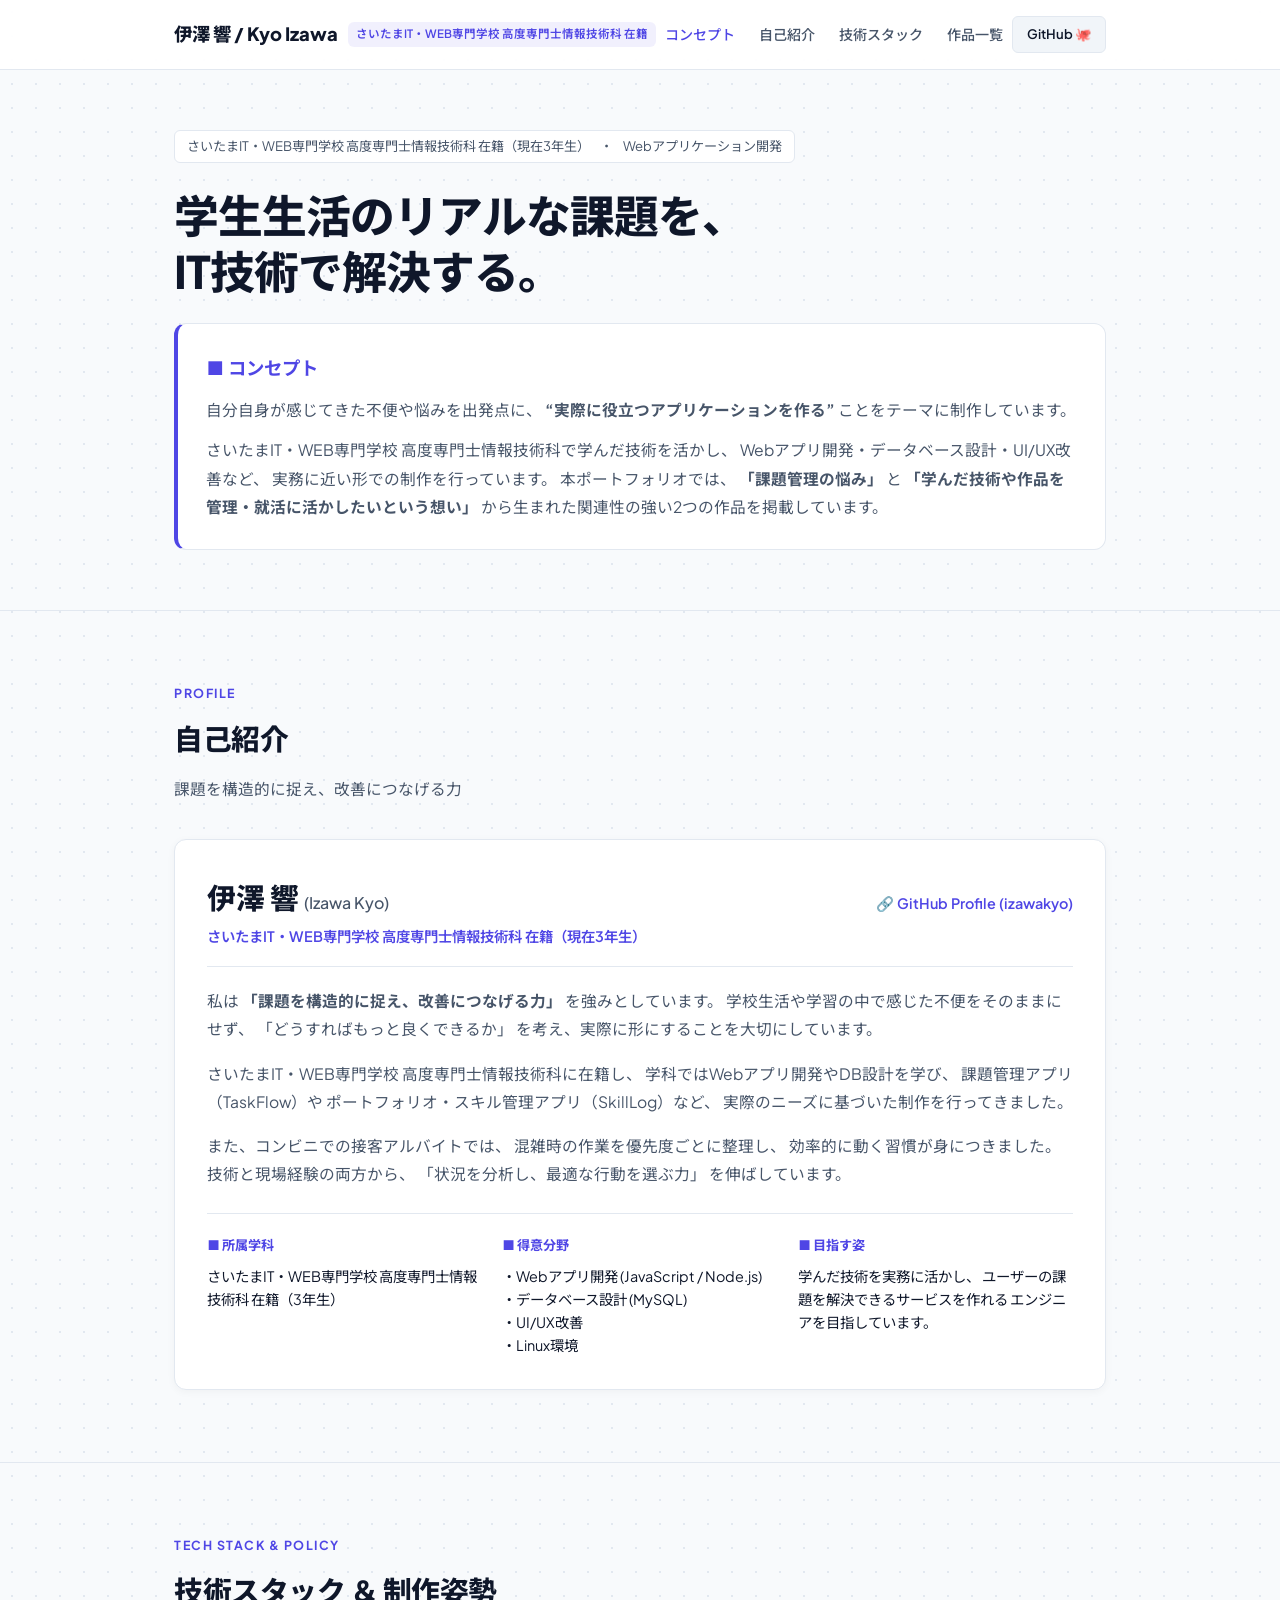
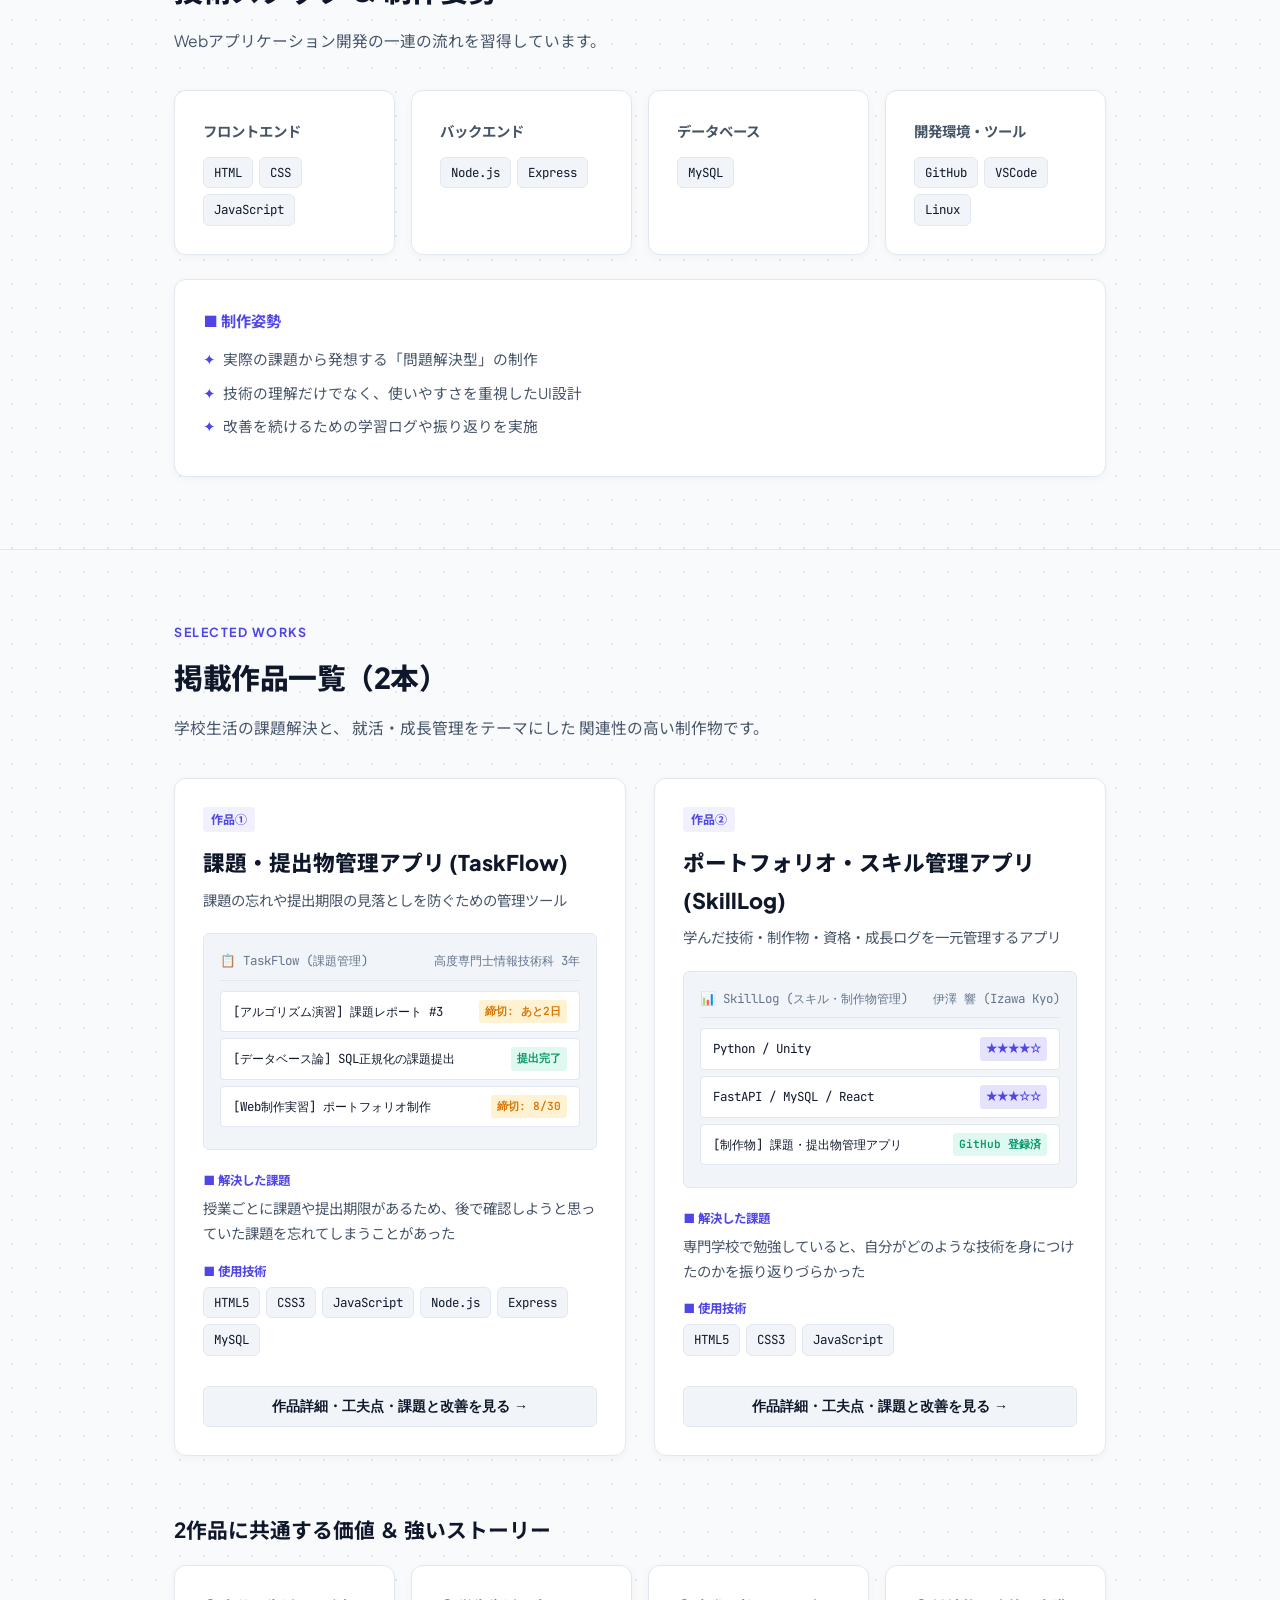
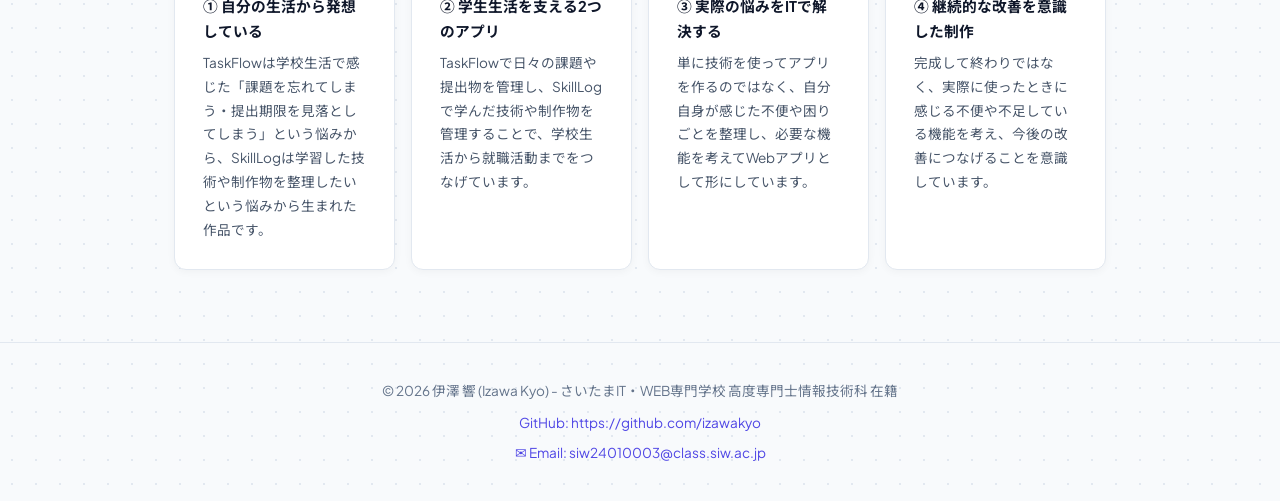
<file: index.html>
<!DOCTYPE html>
<html lang="ja">
<head>
  <meta charset="UTF-8">
  <meta name="viewport" content="width=device-width, initial-scale=1.0">

  <meta
    name="description"
    content="伊澤 響 (さいたまIT・WEB専門学校 高度専門士情報技術科 在籍 3年) のWebアプリ開発ポートフォリオ。学校生活や学習課題の解決をテーマにした作品を掲載。"
  >

  <meta
    name="keywords"
    content="伊澤響, izawakyo, さいたまIT・WEB専門学校, 高度専門士情報技術科, ポートフォリオ, Webエンジニア, Node.js, Express, MySQL, Linux, JavaScript"
  >

  <meta
    name="author"
    content="伊澤 響 (Kyo Izawa)"
  >

  <title>伊澤 響 Portfolio | Web Developer</title>

  <!-- Google Fonts -->
  <link rel="preconnect" href="https://fonts.googleapis.com">
  <link rel="preconnect" href="https://fonts.gstatic.com" crossorigin>

  <link
    href="https://fonts.googleapis.com/css2?family=JetBrains+Mono:wght@400;500;600&family=Noto+Sans+JP:wght@400;500;700&family=Plus+Jakarta+Sans:wght@500;600;700;800&display=swap"
    rel="stylesheet"
  >

  <!-- Stylesheet -->
  <link rel="stylesheet" href="style.css">
</head>

<body>

  <!-- =========================================================
       Header Navigation
  ========================================================== -->
  <header class="header">

    <div class="container nav-container">

      <a href="#hero" class="logo">
        <span>伊澤 響 / Kyo Izawa</span>
        <span class="logo-badge">
          さいたまIT・WEB専門学校 高度専門士情報技術科 在籍
        </span>
      </a>

      <ul class="nav-menu" id="nav-menu">

        <li>
          <a href="#hero" class="nav-link active">
            コンセプト
          </a>
        </li>

        <li>
          <a href="#about" class="nav-link">
            自己紹介
          </a>
        </li>

        <li>
          <a href="#tech" class="nav-link">
            技術スタック
          </a>
        </li>

        <li>
          <a href="#projects" class="nav-link">
            作品一覧
          </a>
        </li>

      </ul>

      <div style="display: flex; align-items: center; gap: 12px;">

        <a
          href="https://github.com/izawakyo"
          target="_blank"
          rel="noopener"
          class="btn-detail"
          style="
            padding: 6px 14px;
            text-decoration: none;
            font-size: 0.82rem;
            background: var(--bg-secondary);
            color: var(--text-main);
          "
        >
          GitHub 🐙
        </a>

        <button
          id="mobile-menu-btn"
          class="mobile-menu-btn"
        >
          ☰
        </button>

      </div>

    </div>

  </header>


  <!-- =========================================================
       Main Content
  ========================================================== -->
  <main>


    <!-- =======================================================
         Hero / Concept
    ======================================================== -->
    <section id="hero" class="hero">

      <div class="container">

        <div class="hero-meta-bar">

          <span>
            さいたまIT・WEB専門学校 高度専門士情報技術科 在籍（現在3年生）
          </span>

          <span>・</span>

          <span>
            Webアプリケーション開発
          </span>

        </div>


        <h1 class="hero-title">
          学生生活のリアルな課題を、<br>
          IT技術で解決する。
        </h1>


        <div class="concept-card">

          <h3>
            ■ コンセプト
          </h3>

          <p style="margin-bottom: 12px;">

            自分自身が感じてきた不便や悩みを出発点に、

            <strong>
              “実際に役立つアプリケーションを作る”
            </strong>

            ことをテーマに制作しています。

          </p>


          <p>

            さいたまIT・WEB専門学校 高度専門士情報技術科で学んだ技術を活かし、

            Webアプリ開発・データベース設計・UI/UX改善など、

            実務に近い形での制作を行っています。

            本ポートフォリオでは、

            <strong>
              「課題管理の悩み」
            </strong>

            と

            <strong>
              「学んだ技術や作品を管理・就活に活かしたいという想い」
            </strong>

            から生まれた関連性の強い2つの作品を掲載しています。

          </p>

        </div>

      </div>

    </section>


    <!-- =======================================================
         About
    ======================================================== -->
    <section id="about">

      <div class="container">

        <div class="section-label">
          Profile
        </div>

        <h2 class="section-title">
          自己紹介
        </h2>

        <p class="section-desc">
          課題を構造的に捉え、改善につなげる力
        </p>


        <div class="card profile-card">

          <div class="profile-header">

            <div>

              <h3 class="profile-name">

                伊澤 響

                <span
                  style="
                    font-size: 1rem;
                    color: var(--text-muted);
                    font-weight: 500;
                  "
                >
                  (Izawa Kyo)
                </span>

              </h3>


              <span class="profile-dept">

                さいたまIT・WEB専門学校
                高度専門士情報技術科 在籍（現在3年生）

              </span>

            </div>


            <a
              href="https://github.com/izawakyo"
              target="_blank"
              rel="noopener"
              style="
                color: var(--accent-primary);
                font-size: 0.9rem;
                font-weight: 600;
                text-decoration: none;
              "
            >
              🔗 GitHub Profile (izawakyo)
            </a>

          </div>


          <p class="bio-p">

            私は

            <strong>
              「課題を構造的に捉え、改善につなげる力」
            </strong>

            を強みとしています。

            学校生活や学習の中で感じた不便をそのままにせず、

            「どうすればもっと良くできるか」

            を考え、実際に形にすることを大切にしています。

          </p>


          <p class="bio-p">

            さいたまIT・WEB専門学校 高度専門士情報技術科に在籍し、

            学科ではWebアプリ開発やDB設計を学び、

            課題管理アプリ（TaskFlow）や

            ポートフォリオ・スキル管理アプリ（SkillLog）など、

            実際のニーズに基づいた制作を行ってきました。

          </p>


          <p class="bio-p">

            また、コンビニでの接客アルバイトでは、

            混雑時の作業を優先度ごとに整理し、

            効率的に動く習慣が身につきました。

            技術と現場経験の両方から、

            「状況を分析し、最適な行動を選ぶ力」

            を伸ばしています。

          </p>


          <div class="details-row">


            <div class="details-box">

              <h5>
                ■ 所属学科
              </h5>

              <p>
                さいたまIT・WEB専門学校
                高度専門士情報技術科 在籍（3年生）
              </p>

            </div>


            <div class="details-box">

              <h5>
                ■ 得意分野
              </h5>

              <p>
                ・Webアプリ開発 (JavaScript / Node.js)
              </p>

              <p>
                ・データベース設計 (MySQL)
              </p>

              <p>
                ・UI/UX改善
              </p>

              <p>
                ・Linux環境
              </p>

            </div>


            <div class="details-box">

              <h5>
                ■ 目指す姿
              </h5>

              <p>

                学んだ技術を実務に活かし、

                ユーザーの課題を解決できるサービスを作れる
                エンジニアを目指しています。

              </p>

            </div>


          </div>

        </div>

      </div>

    </section>


    <!-- =======================================================
         Tech Stack
    ======================================================== -->
    <section id="tech">

      <div class="container">

        <div class="section-label">
          Tech Stack & Policy
        </div>

        <h2 class="section-title">
          技術スタック ＆ 制作姿勢
        </h2>

        <p class="section-desc">
          Webアプリケーション開発の一連の流れを習得しています。
        </p>


        <div class="tech-grid">


          <!-- Frontend -->
          <div class="card tech-box">

            <h4>
              フロントエンド
            </h4>

            <div class="tag-cloud">

              <span class="tag">
                HTML
              </span>

              <span class="tag">
                CSS
              </span>

              <span class="tag">
                JavaScript
              </span>

            </div>

          </div>


          <!-- Backend -->
          <div class="card tech-box">

            <h4>
              バックエンド
            </h4>

            <div class="tag-cloud">

              <span class="tag">
                Node.js
              </span>

              <span class="tag">
                Express
              </span>

            </div>

          </div>


          <!-- Database -->
          <div class="card tech-box">

            <h4>
              データベース
            </h4>

            <div class="tag-cloud">

              <span class="tag">
                MySQL
              </span>

            </div>

          </div>


          <!-- Development Environment -->
          <div class="card tech-box">

            <h4>
              開発環境・ツール
            </h4>

            <div class="tag-cloud">

              <span class="tag">
                GitHub
              </span>

              <span class="tag">
                VSCode
              </span>

              <span class="tag">
                Linux
              </span>

            </div>

          </div>


        </div>


        <!-- Production Policy -->
        <div class="card policy-card">

          <h4
            style="
              margin-bottom: 12px;
              font-size: 0.95rem;
              color: var(--accent-primary);
            "
          >
            ■ 制作姿勢
          </h4>

          <ul class="policy-list">

            <li>
              実際の課題から発想する「問題解決型」の制作
            </li>

            <li>
              技術の理解だけでなく、使いやすさを重視したUI設計
            </li>

            <li>
              改善を続けるための学習ログや振り返りを実施
            </li>

          </ul>

        </div>

      </div>

    </section>


    <!-- =======================================================
         Projects
    ======================================================== -->
    <section id="projects">

      <div class="container">

        <div class="section-label">
          Selected Works
        </div>

        <h2 class="section-title">
          掲載作品一覧（2本）
        </h2>

        <p class="section-desc">

          学校生活の課題解決と、

          就活・成長管理をテーマにした

          関連性の高い制作物です。

        </p>


        <div
          class="projects-grid"
          id="projects-container"
        >
          <!-- JavaScriptで作品を表示 -->
        </div>


        <!-- Common Values -->
        <div style="margin-top: 56px;">

          <h3
            style="
              font-size: 1.3rem;
              margin-bottom: 16px;
            "
          >
            2作品に共通する価値 ＆ 強いストーリー
          </h3>


          <div
            class="values-grid"
            id="common-values-container"
          >
            <!-- JavaScriptで表示 -->
          </div>

        </div>

      </div>

    </section>

  </main>


  <!-- =========================================================
       Project Detail Modal
  ========================================================== -->
  <div
    class="modal-backdrop"
    id="project-modal"
  >

    <div class="modal-content">
      <!-- JavaScriptで作品詳細を表示 -->
    </div>

  </div>


  <!-- =========================================================
       Footer
  ========================================================== -->
  <footer class="footer">

    <div class="container">

      <p style="margin-bottom: 8px;">

        © 2026 伊澤 響 (Izawa Kyo)

        -

        さいたまIT・WEB専門学校
        高度専門士情報技術科 在籍

      </p>


      <div
        style="
          display: flex;
          flex-direction: column;
          gap: 6px;
        "
      >

        <!-- GitHub -->
        <a
          href="https://github.com/izawakyo"
          target="_blank"
          rel="noopener"
          style="
            color: var(--accent-primary);
            font-size: 0.85rem;
            text-decoration: none;
          "
        >
          GitHub: https://github.com/izawakyo
        </a>


        <!-- Email -->
        <a
          href="mailto:siw24010003@class.siw.ac.jp"
          style="
            color: var(--accent-primary);
            font-size: 0.85rem;
            text-decoration: none;
          "
        >
          ✉ Email: siw24010003@class.siw.ac.jp
        </a>

      </div>

    </div>

  </footer>


  <!-- Main JavaScript -->
  <script
    type="module"
    src="main.js"
  ></script>

</body>
</html>
</file>
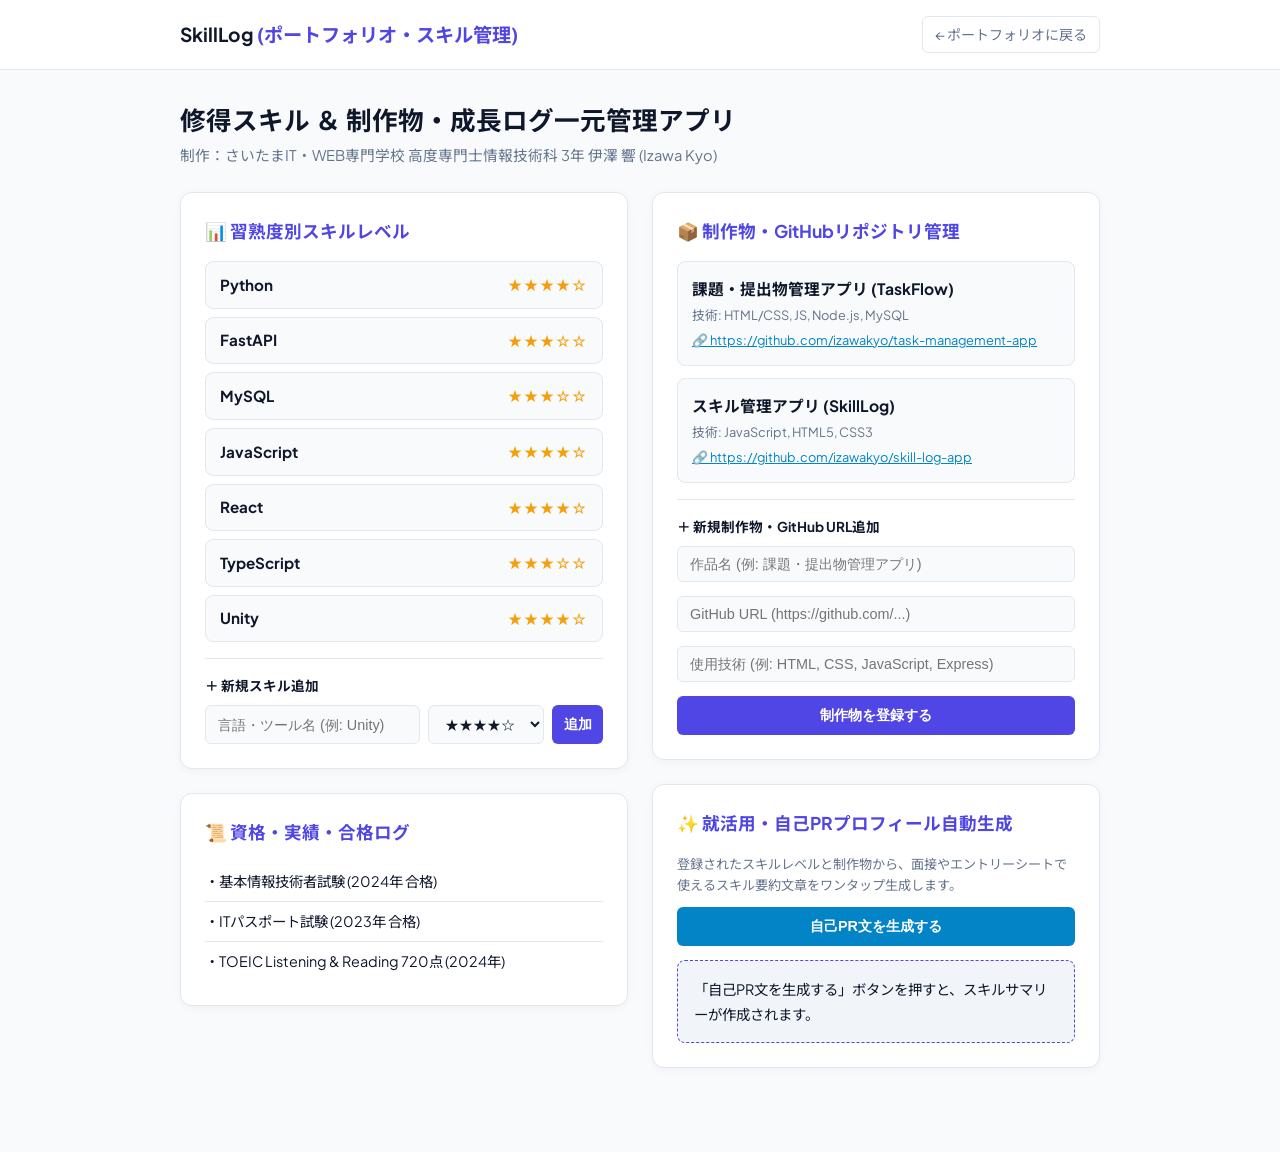
<file: apps/skill-log/index.html>
<!DOCTYPE html>
<html lang="ja">
<head>
  <meta charset="UTF-8">
  <meta name="viewport" content="width=device-width, initial-scale=1.0">
  <title>SkillLog | 伊澤 響 (Izawa Kyo) 制作</title>
  <link rel="preconnect" href="https://fonts.googleapis.com">
  <link rel="preconnect" href="https://fonts.gstatic.com" crossorigin>
  <link href="https://fonts.googleapis.com/css2?family=Noto+Sans+JP:wght@400;500;700&family=Plus+Jakarta+Sans:wght@500;600;700&display=swap" rel="stylesheet">

  <style>
    :root {
      --bg: #f8fafc;
      --card: #ffffff;
      --border: #e2e8f0;
      --accent: #4f46e5;
      --accent-cyan: #0284c7;
      --accent-green: #059669;
      --accent-star: #f59e0b;
      --text: #0f172a;
      --text-sub: #64748b;
    }

    * { box-sizing: border-box; margin: 0; padding: 0; }
    body {
      background: var(--bg);
      color: var(--text);
      font-family: 'Plus Jakarta Sans', 'Noto Sans JP', sans-serif;
      line-height: 1.6;
      padding-bottom: 60px;
    }

    .container {
      max-width: 960px;
      margin: 0 auto;
      padding: 0 20px;
    }

    header {
      background: var(--card);
      border-bottom: 1px solid var(--border);
      padding: 16px 0;
      margin-bottom: 30px;
    }

    .header-inner {
      display: flex;
      align-items: center;
      justify-content: space-between;
    }

    .logo {
      font-weight: 700;
      font-size: 1.2rem;
      color: var(--text);
      text-decoration: none;
    }

    .logo span { color: var(--accent); }

    .back-link {
      font-size: 0.88rem;
      color: var(--text-sub);
      text-decoration: none;
      padding: 6px 12px;
      border: 1px solid var(--border);
      border-radius: 6px;
      background: #ffffff;
    }
    .back-link:hover { color: var(--accent); border-color: var(--accent); }

    .grid-layout {
      display: grid;
      grid-template-columns: 1fr 1fr;
      gap: 24px;
    }

    @media (max-width: 800px) {
      .grid-layout { grid-template-columns: 1fr; }
    }

    .card {
      background: var(--card);
      border: 1px solid var(--border);
      border-radius: 12px;
      padding: 24px;
      box-shadow: 0 2px 8px rgba(0,0,0,0.04);
      margin-bottom: 24px;
    }

    .card-title {
      font-size: 1.1rem;
      font-weight: 700;
      margin-bottom: 16px;
      display: flex;
      align-items: center;
      gap: 8px;
      color: var(--accent);
    }

    .skill-row {
      display: flex;
      align-items: center;
      justify-content: space-between;
      padding: 10px 14px;
      background: #f8fafc;
      border-radius: 8px;
      margin-bottom: 8px;
      border: 1px solid var(--border);
    }

    .skill-name { font-weight: 700; font-size: 0.95rem; }
    .skill-stars { color: var(--accent-star); letter-spacing: 2px; }

    .form-group { margin-bottom: 14px; }
    .form-label { display: block; font-size: 0.82rem; color: var(--text-sub); margin-bottom: 4px; font-weight: 600; }
    .form-input, .form-select {
      width: 100%;
      padding: 9px 12px;
      border-radius: 6px;
      background: #f8fafc;
      border: 1px solid var(--border);
      color: var(--text);
      font-size: 0.9rem;
    }
    .form-input:focus { outline: none; border-color: var(--accent); background: #ffffff; }

    .btn-submit {
      width: 100%;
      padding: 10px;
      border-radius: 6px;
      background: var(--accent);
      color: #ffffff;
      font-weight: 700;
      border: none;
      cursor: pointer;
      font-size: 0.9rem;
    }
    .btn-submit:hover { opacity: 0.9; }

    .pr-output-box {
      background: #f1f5f9;
      border: 1px dashed var(--accent);
      border-radius: 8px;
      padding: 16px;
      font-size: 0.9rem;
      line-height: 1.7;
      white-space: pre-wrap;
    }

    .project-item {
      background: #f8fafc;
      border: 1px solid var(--border);
      border-radius: 8px;
      padding: 14px;
      margin-bottom: 12px;
    }

    .project-item-title { font-weight: 700; font-size: 0.98rem; margin-bottom: 4px; }
    .project-item-url { font-size: 0.8rem; color: var(--accent-cyan); word-break: break-all; }
  </style>
</head>
<body>

  <header>
    <div class="container header-inner">
      <a href="#" class="logo">SkillLog <span>(ポートフォリオ・スキル管理)</span></a>
      <a href="../../index.html" class="back-link">← ポートフォリオに戻る</a>
    </div>
  </header>

  <main class="container">
    <div style="margin-bottom: 24px;">
      <h2 style="font-size: 1.6rem; margin-bottom: 4px;">修得スキル ＆ 制作物・成長ログ一元管理アプリ</h2>
      <p style="color: var(--text-sub); font-size: 0.92rem;">制作：さいたまIT・WEB専門学校 高度専門士情報技術科 3年 伊澤 響 (Izawa Kyo)</p>
    </div>

    <div class="grid-layout">
      <!-- Left Column -->
      <div>
        <div class="card">
          <div class="card-title">📊 習熟度別スキルレベル</div>
          <div id="skill-list-container"></div>

          <form id="add-skill-form" style="margin-top: 16px; padding-top: 16px; border-top: 1px solid var(--border);">
            <div style="font-size: 0.85rem; font-weight: 700; margin-bottom: 8px;">＋ 新規スキル追加</div>
            <div style="display: flex; gap: 8px;">
              <input type="text" id="new-skill-name" class="form-input" placeholder="言語・ツール名 (例: Unity)" required>
              <select id="new-skill-level" class="form-select" style="width: 120px;">
                <option value="5">★★★★★</option>
                <option value="4" selected>★★★★☆</option>
                <option value="3">★★★☆☆</option>
                <option value="2">★★☆☆☆</option>
                <option value="1">★☆☆☆☆</option>
              </select>
              <button type="submit" class="btn-submit" style="width: 80px;">追加</button>
            </div>
          </form>
        </div>

        <div class="card">
          <div class="card-title">📜 資格・実績・合格ログ</div>
          <ul style="list-style: none; font-size: 0.9rem;" id="cert-list">
            <li style="padding: 8px 0; border-bottom: 1px solid var(--border);">・基本情報技術者試験 (2024年 合格)</li>
            <li style="padding: 8px 0; border-bottom: 1px solid var(--border);">・ITパスポート試験 (2023年 合格)</li>
            <li style="padding: 8px 0;">・TOEIC Listening & Reading 720点 (2024年)</li>
          </ul>
        </div>
      </div>

      <!-- Right Column -->
      <div>
        <div class="card">
          <div class="card-title">📦 制作物・GitHubリポジトリ管理</div>
          <div id="project-list-container"></div>

          <form id="add-project-form" style="margin-top: 16px; padding-top: 16px; border-top: 1px solid var(--border);">
            <div style="font-size: 0.85rem; font-weight: 700; margin-bottom: 8px;">＋ 新規制作物・GitHub URL追加</div>
            <div class="form-group">
              <input type="text" id="p-title" class="form-input" placeholder="作品名 (例: 課題・提出物管理アプリ)" required>
            </div>
            <div class="form-group">
              <input type="url" id="p-url" class="form-input" placeholder="GitHub URL (https://github.com/...)" required>
            </div>
            <div class="form-group">
              <input type="text" id="p-tech" class="form-input" placeholder="使用技術 (例: HTML, CSS, JavaScript, Express)" required>
            </div>
            <button type="submit" class="btn-submit">制作物を登録する</button>
          </form>
        </div>

        <div class="card">
          <div class="card-title">✨ 就活用・自己PRプロフィール自動生成</div>
          <p style="font-size: 0.82rem; color: var(--text-sub); margin-bottom: 12px;">
            登録されたスキルレベルと制作物から、面接やエントリーシートで使えるスキル要約文章をワンタップ生成します。
          </p>
          <button class="btn-submit" onclick="generatePRText()" style="background: var(--accent-cyan); margin-bottom: 14px;">
            自己PR文を生成する
          </button>
          <div class="pr-output-box" id="pr-output">「自己PR文を生成する」ボタンを押すと、スキルサマリーが作成されます。</div>
        </div>
      </div>
    </div>
  </main>

  <script>
    let skills = [
      { name: "Python", level: 4 },
      { name: "FastAPI", level: 3 },
      { name: "MySQL", level: 3 },
      { name: "JavaScript", level: 4 },
      { name: "React", level: 4 },
      { name: "TypeScript", level: 3 },
      { name: "Unity", level: 4 }
    ];

    let userProjects = [
      { title: "課題・提出物管理アプリ (TaskFlow)", url: "https://github.com/izawakyo/task-management-app", tech: "HTML/CSS, JS, Node.js, MySQL" },
      { title: "スキル管理アプリ (SkillLog)", url: "https://github.com/izawakyo/skill-log-app", tech: "JavaScript, HTML5, CSS3" }
    ];

    function renderSkills() {
      const container = document.getElementById('skill-list-container');
      container.innerHTML = '';
      skills.forEach(s => {
        const stars = '★'.repeat(s.level) + '☆'.repeat(5 - s.level);
        const row = document.createElement('div');
        row.className = 'skill-row';
        row.innerHTML = `
          <span class="skill-name">${s.name}</span>
          <span class="skill-stars">${stars}</span>
        `;
        container.appendChild(row);
      });
    }

    function renderProjects() {
      const container = document.getElementById('project-list-container');
      container.innerHTML = '';
      userProjects.forEach(p => {
        const item = document.createElement('div');
        item.className = 'project-item';
        item.innerHTML = `
          <div class="project-item-title">${p.title}</div>
          <div style="font-size: 0.8rem; color: var(--text-sub);">技術: ${p.tech}</div>
          <a href="${p.url}" target="_blank" class="project-item-url">🔗 ${p.url}</a>
        `;
        container.appendChild(item);
      });
    }

    document.getElementById('add-skill-form').addEventListener('submit', (e) => {
      e.preventDefault();
      const name = document.getElementById('new-skill-name').value;
      const level = parseInt(document.getElementById('new-skill-level').value);
      skills.push({ name, level });
      document.getElementById('new-skill-name').value = '';
      renderSkills();
    });

    document.getElementById('add-project-form').addEventListener('submit', (e) => {
      e.preventDefault();
      const title = document.getElementById('p-title').value;
      const url = document.getElementById('p-url').value;
      const tech = document.getElementById('p-tech').value;
      userProjects.push({ title, url, tech });
      document.getElementById('p-title').value = '';
      document.getElementById('p-url').value = '';
      document.getElementById('p-tech').value = '';
      renderProjects();
    });

    window.generatePRText = function() {
      const topSkills = skills.filter(s => s.level >= 4).map(s => s.name).join('、');
      const text = `【アピールスキル】\nさいたまIT・WEB専門学校 高度専門士情報技術科にてWeb開発およびDB設計を専攻。特に ${topSkills} における実践的なアプリ開発に強みを持っています。\n\n【代表制作物】\n${userProjects.map(p => `・${p.title} (技術: ${p.tech})`).join('\n')}\n\n日々の学習ログと制作成果を管理し、継続的な技術力更新を行っています。`;
      document.getElementById('pr-output').textContent = text;
    };

    renderSkills();
    renderProjects();
  </script>
</body>
</html>
</file>
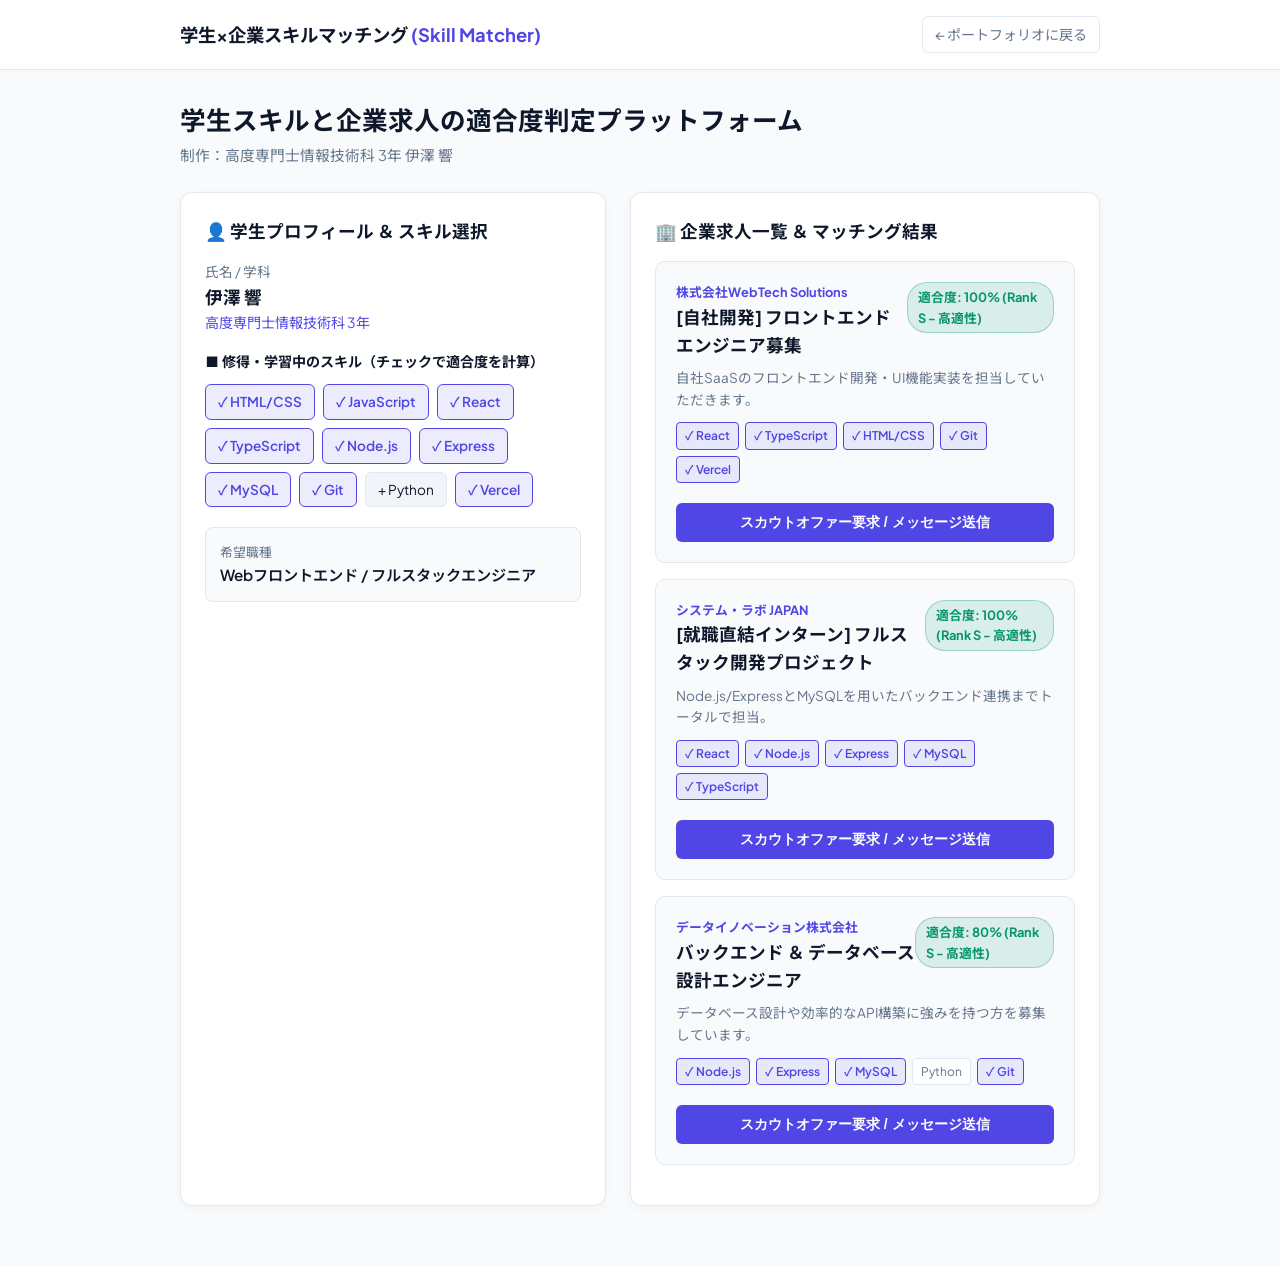
<file: apps/skill-matching/index.html>
<!DOCTYPE html>
<html lang="ja">
<head>
  <meta charset="UTF-8">
  <meta name="viewport" content="width=device-width, initial-scale=1.0">
  <title>学生×企業スキルマッチングサービス | 伊澤 響 制作</title>
  <link rel="preconnect" href="https://fonts.googleapis.com">
  <link rel="preconnect" href="https://fonts.gstatic.com" crossorigin>
  <link href="https://fonts.googleapis.com/css2?family=Noto+Sans+JP:wght@400;500;700&family=Plus+Jakarta+Sans:wght@500;600;700&display=swap" rel="stylesheet">

  <style>
    :root {
      --bg: #f8fafc;
      --card: #ffffff;
      --card-hover: #f1f5f9;
      --border: #e2e8f0;
      --accent: #4f46e5;
      --accent-cyan: #0284c7;
      --accent-green: #059669;
      --text: #0f172a;
      --text-sub: #64748b;
    }

    * { box-sizing: border-box; margin: 0; padding: 0; }
    body {
      background: var(--bg);
      color: var(--text);
      font-family: 'Plus Jakarta Sans', 'Noto Sans JP', sans-serif;
      line-height: 1.6;
      padding-bottom: 60px;
    }

    .container {
      max-width: 960px;
      margin: 0 auto;
      padding: 0 20px;
    }

    header {
      background: var(--card);
      border-bottom: 1px solid var(--border);
      padding: 16px 0;
      margin-bottom: 30px;
    }

    .header-inner {
      display: flex;
      align-items: center;
      justify-content: space-between;
    }

    .logo {
      font-weight: 700;
      font-size: 1.15rem;
      color: var(--text);
      text-decoration: none;
    }

    .logo span { color: var(--accent); }

    .back-link {
      font-size: 0.88rem;
      color: var(--text-sub);
      text-decoration: none;
      padding: 6px 12px;
      border: 1px solid var(--border);
      border-radius: 6px;
      background: #ffffff;
    }
    .back-link:hover { color: var(--accent); border-color: var(--accent); }

    .grid-layout {
      display: grid;
      grid-template-columns: 0.95fr 1.05fr;
      gap: 24px;
    }

    @media (max-width: 800px) {
      .grid-layout { grid-template-columns: 1fr; }
    }

    .card {
      background: var(--card);
      border: 1px solid var(--border);
      border-radius: 12px;
      padding: 24px;
      box-shadow: 0 2px 8px rgba(0,0,0,0.04);
    }

    .card-title {
      font-size: 1.1rem;
      font-weight: 700;
      margin-bottom: 16px;
      display: flex;
      align-items: center;
      gap: 8px;
    }

    .skill-checkboxes {
      display: flex;
      flex-wrap: wrap;
      gap: 8px;
      margin-bottom: 20px;
    }

    .skill-label {
      display: flex;
      align-items: center;
      gap: 6px;
      padding: 6px 12px;
      border-radius: 6px;
      background: #f1f5f9;
      border: 1px solid var(--border);
      font-size: 0.85rem;
      cursor: pointer;
      user-select: none;
      color: var(--text);
    }

    .skill-label.checked {
      background: rgba(79, 70, 229, 0.1);
      border-color: var(--accent);
      color: var(--accent);
      font-weight: 600;
    }

    .job-item {
      background: #f8fafc;
      border: 1px solid var(--border);
      border-radius: 10px;
      padding: 20px;
      margin-bottom: 16px;
    }

    .job-header {
      display: flex;
      align-items: flex-start;
      justify-content: space-between;
      margin-bottom: 8px;
    }

    .job-company { font-size: 0.8rem; color: var(--accent); font-weight: 700; }
    .job-title { font-size: 1.1rem; font-weight: 700; }

    .match-badge {
      padding: 4px 10px;
      border-radius: 20px;
      font-size: 0.8rem;
      font-weight: 700;
      background: rgba(5, 150, 105, 0.12);
      color: var(--accent-green);
      border: 1px solid rgba(5, 150, 105, 0.3);
    }

    .match-badge.rank-a { background: rgba(2, 132, 199, 0.12); color: var(--accent-cyan); border-color: rgba(2, 132, 199, 0.3); }
    .match-badge.rank-b { background: rgba(100, 116, 139, 0.12); color: var(--text-sub); border-color: var(--border); }

    .job-req-tags {
      display: flex;
      flex-wrap: wrap;
      gap: 6px;
      margin: 12px 0;
    }

    .tag-req {
      font-size: 0.75rem;
      padding: 3px 8px;
      border-radius: 4px;
      background: #ffffff;
      border: 1px solid var(--border);
      color: var(--text-sub);
    }

    .tag-req.matched {
      background: rgba(79, 70, 229, 0.1);
      color: var(--accent);
      border-color: var(--accent);
      font-weight: 600;
    }

    .btn-apply {
      width: 100%;
      padding: 10px;
      border-radius: 6px;
      background: var(--accent);
      color: #ffffff;
      font-weight: 700;
      border: none;
      cursor: pointer;
      font-size: 0.88rem;
      margin-top: 8px;
    }
    .btn-apply:hover { opacity: 0.9; }
  </style>
</head>
<body>

  <header>
    <div class="container header-inner">
      <a href="#" class="logo">学生×企業スキルマッチング <span>(Skill Matcher)</span></a>
      <a href="../../index.html" class="back-link">← ポートフォリオに戻る</a>
    </div>
  </header>

  <main class="container">
    <div style="margin-bottom: 24px;">
      <h2 style="font-size: 1.6rem; margin-bottom: 4px;">学生スキルと企業求人の適合度判定プラットフォーム</h2>
      <p style="color: var(--text-sub); font-size: 0.92rem;">制作：高度専門士情報技術科 3年 伊澤 響</p>
    </div>

    <div class="grid-layout">
      <!-- Student Profile Card -->
      <div class="card">
        <div class="card-title">👤 学生プロフィール ＆ スキル選択</div>
        
        <div style="margin-bottom: 16px;">
          <div style="font-size: 0.85rem; color: var(--text-sub);">氏名 / 学科</div>
          <div style="font-weight: 700; font-size: 1.1rem;">伊澤 響</div>
          <div style="font-size: 0.88rem; color: var(--accent);">高度専門士情報技術科 3年</div>
        </div>

        <div style="margin-bottom: 12px; font-size: 0.88rem; font-weight: 700;">■ 修得・学習中のスキル（チェックで適合度を計算）</div>
        <div class="skill-checkboxes" id="skill-selector">
          <!-- Checkboxes via JS -->
        </div>

        <div style="background: #f8fafc; padding: 14px; border-radius: 8px; border: 1px solid var(--border);">
          <div style="font-size: 0.8rem; color: var(--text-sub);">希望職種</div>
          <div style="font-weight: 600; font-size: 0.95rem;">Webフロントエンド / フルスタックエンジニア</div>
        </div>
      </div>

      <!-- Job Matching List -->
      <div class="card">
        <div class="card-title">🏢 企業求人一覧 ＆ マッチング結果</div>
        <div id="job-list-container">
          <!-- Rendered via JS -->
        </div>
      </div>
    </div>
  </main>

  <script>
    const allSkills = ["HTML/CSS", "JavaScript", "React", "TypeScript", "Node.js", "Express", "MySQL", "Git", "Python", "Vercel"];
    let studentSkills = ["HTML/CSS", "JavaScript", "React", "TypeScript", "Node.js", "Express", "MySQL", "Git", "Vercel"];

    const companyJobs = [
      {
        id: 1,
        company: "株式会社WebTech Solutions",
        title: "[自社開発] フロントエンドエンジニア募集",
        reqSkills: ["React", "TypeScript", "HTML/CSS", "Git", "Vercel"],
        description: "自社SaaSのフロントエンド開発・UI機能実装を担当していただきます。"
      },
      {
        id: 2,
        company: "システム・ラボ JAPAN",
        title: "[就職直結インターン] フルスタック開発プロジェクト",
        reqSkills: ["React", "Node.js", "Express", "MySQL", "TypeScript"],
        description: "Node.js/ExpressとMySQLを用いたバックエンド連携までトータルで担当。"
      },
      {
        id: 3,
        company: "データイノベーション株式会社",
        title: "バックエンド ＆ データベース設計エンジニア",
        reqSkills: ["Node.js", "Express", "MySQL", "Python", "Git"],
        description: "データベース設計や効率的なAPI構築に強みを持つ方を募集しています。"
      }
    ];

    const skillSelector = document.getElementById('skill-selector');
    const jobContainer = document.getElementById('job-list-container');

    function renderSkillSelector() {
      skillSelector.innerHTML = '';
      allSkills.forEach(skill => {
        const isChecked = studentSkills.includes(skill);
        const label = document.createElement('label');
        label.className = `skill-label ${isChecked ? 'checked' : ''}`;
        label.innerHTML = `
          <input type="checkbox" value="${skill}" ${isChecked ? 'checked' : ''} style="display:none;" onchange="toggleSkill('${skill}')">
          <span>${isChecked ? '✓' : '+'} ${skill}</span>
        `;
        skillSelector.appendChild(label);
      });
    }

    window.toggleSkill = function(skill) {
      if (studentSkills.includes(skill)) {
        studentSkills = studentSkills.filter(s => s !== skill);
      } else {
        studentSkills.push(skill);
      }
      renderSkillSelector();
      renderMatchingJobs();
    };

    function renderMatchingJobs() {
      jobContainer.innerHTML = '';

      companyJobs.forEach(job => {
        const matched = job.reqSkills.filter(s => studentSkills.includes(s));
        const matchPercent = Math.round((matched.length / job.reqSkills.length) * 100);

        let rankClass = 'rank-b';
        let rankText = `適性スコア: ${matchPercent}% (Rank B)`;
        if (matchPercent >= 80) { rankClass = ''; rankText = `適合度: ${matchPercent}% (Rank S - 高適性)`; }
        else if (matchPercent >= 60) { rankClass = 'rank-a'; rankText = `適合度: ${matchPercent}% (Rank A)`; }

        const jobCard = document.createElement('div');
        jobCard.className = 'job-item';
        jobCard.innerHTML = `
          <div class="job-header">
            <div>
              <div class="job-company">${job.company}</div>
              <div class="job-title">${job.title}</div>
            </div>
            <span class="match-badge ${rankClass}">${rankText}</span>
          </div>

          <p style="font-size: 0.85rem; color: var(--text-sub); margin-bottom: 8px;">${job.description}</p>

          <div class="job-req-tags">
            ${job.reqSkills.map(s => {
              const isMatch = studentSkills.includes(s);
              return `<span class="tag-req ${isMatch ? 'matched' : ''}">${isMatch ? '✓' : ''} ${s}</span>`;
            }).join('')}
          </div>

          <button class="btn-apply" onclick="applyJob('${job.company}')">
            スカウトオファー要求 / メッセージ送信
          </button>
        `;
        jobContainer.appendChild(jobCard);
      });
    }

    window.applyJob = function(company) {
      alert(`【送信完了】\n${company} へスキル情報および面談希望メッセージを送信しました！`);
    };

    renderSkillSelector();
    renderMatchingJobs();
  </script>
</body>
</html>
</file>
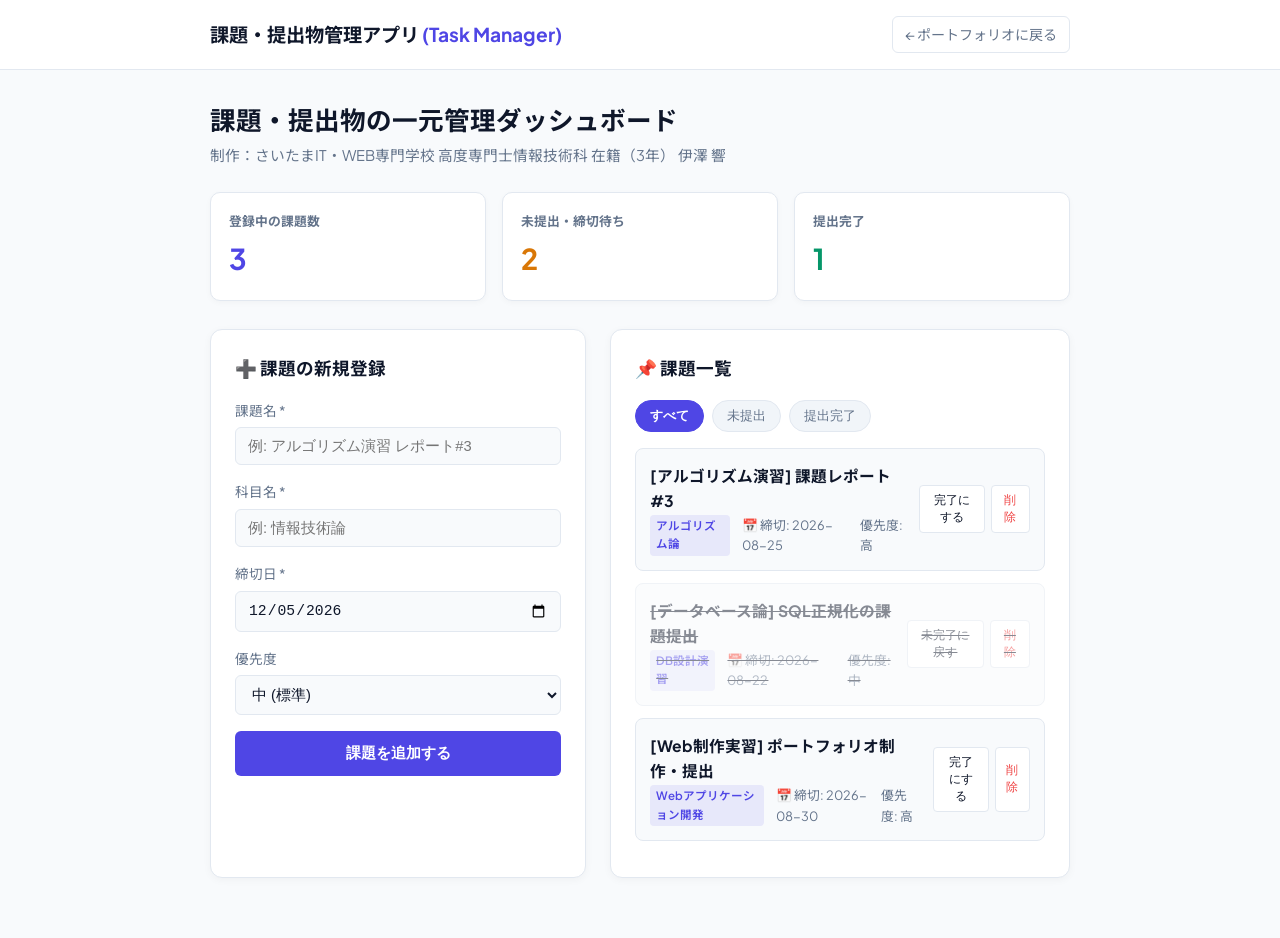
<file: apps/task-app/index.html>
<!DOCTYPE html>
<html lang="ja">
<head>
  <meta charset="UTF-8">
  <meta name="viewport" content="width=device-width, initial-scale=1.0">
  <title>課題・提出物管理アプリ | 伊澤 響 制作</title>
  <link rel="preconnect" href="https://fonts.googleapis.com">
  <link rel="preconnect" href="https://fonts.gstatic.com" crossorigin>
  <link href="https://fonts.googleapis.com/css2?family=Noto+Sans+JP:wght@400;500;700&family=Plus+Jakarta+Sans:wght@500;600;700&display=swap" rel="stylesheet">
  
  <style>
    :root {
      --bg: #f8fafc;
      --card: #ffffff;
      --card-hover: #f1f5f9;
      --border: #e2e8f0;
      --accent: #4f46e5;
      --accent-green: #059669;
      --accent-warn: #d97706;
      --text: #0f172a;
      --text-sub: #64748b;
    }

    * { box-sizing: border-box; margin: 0; padding: 0; }
    body {
      background: var(--bg);
      color: var(--text);
      font-family: 'Plus Jakarta Sans', 'Noto Sans JP', sans-serif;
      line-height: 1.6;
      padding-bottom: 60px;
    }

    .container {
      max-width: 900px;
      margin: 0 auto;
      padding: 0 20px;
    }

    header {
      background: var(--card);
      border-bottom: 1px solid var(--border);
      padding: 16px 0;
      margin-bottom: 30px;
    }

    .header-inner {
      display: flex;
      align-items: center;
      justify-content: space-between;
    }

    .logo {
      font-weight: 700;
      font-size: 1.2rem;
      color: var(--text);
      text-decoration: none;
    }

    .logo span { color: var(--accent); }

    .back-link {
      font-size: 0.88rem;
      color: var(--text-sub);
      text-decoration: none;
      padding: 6px 12px;
      border: 1px solid var(--border);
      border-radius: 6px;
      background: #ffffff;
    }
    .back-link:hover { color: var(--accent); border-color: var(--accent); }

    .stats-grid {
      display: grid;
      grid-template-columns: repeat(auto-fit, minmax(200px, 1fr));
      gap: 16px;
      margin-bottom: 28px;
    }

    .stat-card {
      background: var(--card);
      border: 1px solid var(--border);
      border-radius: 10px;
      padding: 18px;
      box-shadow: 0 2px 6px rgba(0,0,0,0.03);
    }

    .stat-card h4 { font-size: 0.8rem; color: var(--text-sub); margin-bottom: 4px; }
    .stat-card .num { font-size: 1.8rem; font-weight: 700; color: var(--accent); }

    .app-grid {
      display: grid;
      grid-template-columns: 0.9fr 1.1fr;
      gap: 24px;
    }

    @media (max-width: 768px) {
      .app-grid { grid-template-columns: 1fr; }
    }

    .panel {
      background: var(--card);
      border: 1px solid var(--border);
      border-radius: 12px;
      padding: 24px;
      box-shadow: 0 2px 8px rgba(0,0,0,0.04);
    }

    .panel-title {
      font-size: 1.1rem;
      font-weight: 700;
      margin-bottom: 18px;
      display: flex;
      align-items: center;
      gap: 8px;
    }

    .form-group { margin-bottom: 16px; }
    .form-label { display: block; font-size: 0.85rem; color: var(--text-sub); margin-bottom: 6px; }
    .form-input, .form-select {
      width: 100%;
      padding: 10px 12px;
      border-radius: 6px;
      background: #f8fafc;
      border: 1px solid var(--border);
      color: var(--text);
      font-size: 0.92rem;
    }
    .form-input:focus, .form-select:focus { outline: none; border-color: var(--accent); background: #ffffff; }

    .btn-add {
      width: 100%;
      padding: 12px;
      border-radius: 6px;
      background: var(--accent);
      color: #ffffff;
      font-weight: 700;
      border: none;
      cursor: pointer;
      font-size: 0.95rem;
    }
    .btn-add:hover { opacity: 0.9; }

    .filter-bar {
      display: flex;
      gap: 8px;
      margin-bottom: 16px;
      flex-wrap: wrap;
    }

    .filter-btn {
      padding: 6px 14px;
      border-radius: 20px;
      background: #f1f5f9;
      border: 1px solid var(--border);
      color: var(--text-sub);
      font-size: 0.82rem;
      cursor: pointer;
    }
    .filter-btn.active { background: var(--accent); color: #ffffff; border-color: var(--accent); font-weight: 700; }

    .task-item {
      background: #f8fafc;
      border: 1px solid var(--border);
      border-radius: 8px;
      padding: 14px;
      margin-bottom: 12px;
      display: flex;
      align-items: center;
      justify-content: space-between;
      gap: 12px;
    }

    .task-item.completed { opacity: 0.5; text-decoration: line-through; }

    .task-info h5 { font-size: 0.98rem; font-weight: 700; margin-bottom: 2px; }
    .task-meta { font-size: 0.8rem; color: var(--text-sub); display: flex; gap: 12px; }

    .badge-sub {
      background: rgba(79, 70, 229, 0.1);
      color: var(--accent);
      padding: 2px 6px;
      border-radius: 4px;
      font-size: 0.72rem;
      font-weight: 600;
    }

    .task-actions { display: flex; gap: 6px; }
    .btn-status {
      padding: 6px 10px;
      border-radius: 4px;
      border: 1px solid var(--border);
      background: #ffffff;
      color: var(--text);
      font-size: 0.78rem;
      cursor: pointer;
    }
    .btn-status:hover { border-color: var(--accent-green); color: var(--accent-green); }

    .btn-del {
      padding: 6px 10px;
      border-radius: 4px;
      border: 1px solid var(--border);
      background: #ffffff;
      color: #ef4444;
      font-size: 0.78rem;
      cursor: pointer;
    }
    .btn-del:hover { border-color: #ef4444; background: rgba(239, 68, 68, 0.05); }
  </style>
</head>
<body>

  <header>
    <div class="container header-inner">
      <a href="#" class="logo">課題・提出物管理アプリ <span>(Task Manager)</span></a>
    <a href="https://izawakyo.github.io/" class="back-link">← ポートフォリオに戻る</a>
    </div>
  </header>

  <main class="container">
    <div style="margin-bottom: 24px;">
      <h2 style="font-size: 1.6rem; margin-bottom: 4px;">課題・提出物の一元管理ダッシュボード</h2>
      <p style="color: var(--text-sub); font-size: 0.92rem;">制作：さいたまIT・WEB専門学校 高度専門士情報技術科 在籍（3年） 伊澤 響</p>
    </div>

    <!-- Stats -->
    <div class="stats-grid">
      <div class="stat-card">
        <h4>登録中の課題数</h4>
        <div class="num" id="stat-total">0</div>
      </div>
      <div class="stat-card">
        <h4>未提出・締切待ち</h4>
        <div class="num" id="stat-pending" style="color: var(--accent-warn);">0</div>
      </div>
      <div class="stat-card">
        <h4>提出完了</h4>
        <div class="num" id="stat-done" style="color: var(--accent-green);">0</div>
      </div>
    </div>

    <div class="app-grid">
      <!-- Form Panel -->
      <div class="panel">
        <div class="panel-title">➕ 課題の新規登録</div>
        <form id="task-form">
          <div class="form-group">
            <label class="form-label">課題名 *</label>
            <input type="text" id="task-title" class="form-input" placeholder="例: アルゴリズム演習 レポート#3" required>
          </div>

          <div class="form-group">
            <label class="form-label">科目名 *</label>
            <input type="text" id="task-subject" class="form-input" placeholder="例: 情報技術論" required>
          </div>

          <div class="form-group">
            <label class="form-label">締切日 *</label>
            <input type="date" id="task-date" class="form-input" required>
          </div>

          <div class="form-group">
            <label class="form-label">優先度</label>
            <select id="task-priority" class="form-select">
              <option value="高">高 (最優先)</option>
              <option value="中" selected>中 (標準)</option>
              <option value="低">低 (余裕あり)</option>
            </select>
          </div>

          <button type="submit" class="btn-add">課題を追加する</button>
        </form>
      </div>

      <!-- Task List Panel -->
      <div class="panel">
        <div class="panel-title">📌 課題一覧</div>

        <div class="filter-bar">
          <button class="filter-btn active" data-filter="all">すべて</button>
          <button class="filter-btn" data-filter="pending">未提出</button>
          <button class="filter-btn" data-filter="completed">提出完了</button>
        </div>

        <div id="task-list-container">
          <!-- Rendered via JS -->
        </div>
      </div>
    </div>
  </main>

  <script>
    const defaultTasks = [
      { id: 1, title: "[アルゴリズム演習] 課題レポート #3", subject: "アルゴリズム論", date: "2026-08-25", priority: "高", completed: false },
      { id: 2, title: "[データベース論] SQL正規化の課題提出", subject: "DB設計演習", date: "2026-08-22", priority: "中", completed: true },
      { id: 3, title: "[Web制作実習] ポートフォリオ制作・提出", subject: "Webアプリケーション開発", date: "2026-08-30", priority: "高", completed: false }
    ];

    let tasks = JSON.parse(localStorage.getItem('izawa-tasks')) || defaultTasks;
    let currentFilter = 'all';

    const form = document.getElementById('task-form');
    const container = document.getElementById('task-list-container');
    const filterBtns = document.querySelectorAll('.filter-btn');

    function saveAndRender() {
      localStorage.setItem('izawa-tasks', JSON.stringify(tasks));
      renderTasks();
      updateStats();
    }

    function updateStats() {
      document.getElementById('stat-total').textContent = tasks.length;
      document.getElementById('stat-pending').textContent = tasks.filter(t => !t.completed).length;
      document.getElementById('stat-done').textContent = tasks.filter(t => t.completed).length;
    }

    function renderTasks() {
      container.innerHTML = '';
      let filtered = tasks;
      if (currentFilter === 'pending') filtered = tasks.filter(t => !t.completed);
      if (currentFilter === 'completed') filtered = tasks.filter(t => t.completed);

      if (filtered.length === 0) {
        container.innerHTML = '<div style="text-align:center; padding: 24px; color: var(--text-sub);">該当する課題はありません。</div>';
        return;
      }

      filtered.forEach(task => {
        const item = document.createElement('div');
        item.className = `task-item ${task.completed ? 'completed' : ''}`;
        item.innerHTML = `
          <div class="task-info">
            <h5>${task.title}</h5>
            <div class="task-meta">
              <span class="badge-sub">${task.subject}</span>
              <span>📅 締切: ${task.date}</span>
              <span>優先度: ${task.priority}</span>
            </div>
          </div>
          <div class="task-actions">
            <button class="btn-status" onclick="toggleTask(${task.id})">
              ${task.completed ? '未完了に戻す' : '完了にする'}
            </button>
            <button class="btn-del" onclick="deleteTask(${task.id})">削除</button>
          </div>
        `;
        container.appendChild(item);
      });
    }

    form.addEventListener('submit', (e) => {
      e.preventDefault();
      const newTask = {
        id: Date.now(),
        title: document.getElementById('task-title').value,
        subject: document.getElementById('task-subject').value,
        date: document.getElementById('task-date').value,
        priority: document.getElementById('task-priority').value,
        completed: false
      };
      tasks.unshift(newTask);
      form.reset();
      saveAndRender();
    });

    window.toggleTask = function(id) {
      tasks = tasks.map(t => t.id === id ? { ...t, completed: !t.completed } : t);
      saveAndRender();
    };

    window.deleteTask = function(id) {
      if (confirm('この課題を削除しますか？')) {
        tasks = tasks.filter(t => t.id !== id);
        saveAndRender();
      }
    };

    filterBtns.forEach(btn => {
      btn.addEventListener('click', () => {
        filterBtns.forEach(b => b.classList.remove('active'));
        btn.classList.add('active');
        currentFilter = btn.getAttribute('data-filter');
        renderTasks();
      });
    });

    const today = new Date().toISOString().split('T')[0];
    document.getElementById('task-date').value = today;
    saveAndRender();
  </script>
</body>
</html>
</file>
<file: style.css>
/* ==========================================================================
   IZAWA KYO PORTFOLIO - CLEAN LIGHT MODE DESIGN
   Theme: Bright, Modern, Minimal Studio (White / Slate / Indigo)
   ========================================================================== */

:root {
  /* Color Tokens - Clean Studio Light */
  --bg-primary: #f8fafc;
  --bg-secondary: #f1f5f9;
  --bg-card: #ffffff;
  --bg-card-hover: #f8fafc;

  --border-subtle: #e2e8f0;
  --border-strong: #cbd5e1;

  --accent-primary: #4f46e5;   /* Indigo Accent */
  --accent-cyan: #0284c7;      /* Sky Blue Accent */
  --accent-soft: rgba(79, 70, 229, 0.08);

  --text-main: #0f172a;
  --text-muted: #475569;
  --text-subtle: #64748b;

  --font-sans: 'Plus Jakarta Sans', 'Noto Sans JP', -apple-system, BlinkMacSystemFont, sans-serif;
  --font-mono: 'JetBrains Mono', monospace;

  --radius-sm: 6px;
  --radius-md: 12px;
  --radius-lg: 18px;

  --container-max: 980px;
  --transition: all 0.2s cubic-bezier(0.16, 1, 0.3, 1);
}

/* Reset & Base */
*, *::before, *::after {
  box-sizing: border-box;
  margin: 0;
  padding: 0;
}

html {
  scroll-behavior: smooth;
  font-size: 16px;
}

body {
  background-color: var(--bg-primary);
  background-image: radial-gradient(var(--border-subtle) 1px, transparent 1px);
  background-size: 24px 24px;
  color: var(--text-main);
  font-family: var(--font-sans);
  line-height: 1.75;
  min-height: 100vh;
  -webkit-font-smoothing: antialiased;
}

::selection {
  background: var(--accent-primary);
  color: #ffffff;
}

.container {
  width: 100%;
  max-width: var(--container-max);
  margin: 0 auto;
  padding: 0 24px;
}

/* Header Nav */
.header {
  position: fixed;
  top: 0;
  left: 0;
  width: 100%;
  z-index: 100;
  padding: 16px 0;
  background: rgba(255, 255, 255, 0.9);
  backdrop-filter: blur(14px);
  border-bottom: 1px solid var(--border-subtle);
}

.nav-container {
  display: flex;
  align-items: center;
  justify-content: space-between;
}

.logo {
  font-size: 1.15rem;
  font-weight: 800;
  color: var(--text-main);
  text-decoration: none;
  display: flex;
  align-items: center;
  gap: 10px;
}

.logo-badge {
  font-size: 0.72rem;
  padding: 2px 8px;
  border-radius: var(--radius-sm);
  background: var(--accent-soft);
  color: var(--accent-primary);
  font-weight: 600;
}

.nav-menu {
  display: flex;
  align-items: center;
  gap: 24px;
  list-style: none;
}

.nav-link {
  color: var(--text-muted);
  text-decoration: none;
  font-size: 0.88rem;
  font-weight: 500;
  transition: var(--transition);
}

.nav-link:hover, .nav-link.active {
  color: var(--accent-primary);
}

.mobile-menu-btn {
  display: none;
  background: none;
  border: none;
  color: var(--text-main);
  font-size: 1.3rem;
  cursor: pointer;
}

/* Sections */
section {
  padding: 72px 0;
  border-bottom: 1px solid var(--border-subtle);
}

.section-label {
  font-size: 0.78rem;
  font-weight: 700;
  color: var(--accent-primary);
  text-transform: uppercase;
  letter-spacing: 1.5px;
  margin-bottom: 8px;
}

.section-title {
  font-size: 1.8rem;
  font-weight: 800;
  letter-spacing: -0.5px;
  margin-bottom: 12px;
}

.section-desc {
  color: var(--text-muted);
  font-size: 0.98rem;
  margin-bottom: 36px;
}

/* Card Component */
.card {
  background: var(--bg-card);
  border: 1px solid var(--border-subtle);
  border-radius: var(--radius-md);
  padding: 28px;
  box-shadow: 0 2px 8px rgba(0, 0, 0, 0.04);
  transition: var(--transition);
}

.card:hover {
  border-color: var(--border-strong);
  box-shadow: 0 6px 16px rgba(0, 0, 0, 0.06);
  transform: translateY(-2px);
}

/* Hero Section */
.hero {
  padding: 130px 0 60px 0;
}

.hero-meta-bar {
  display: inline-flex;
  align-items: center;
  gap: 10px;
  padding: 4px 12px;
  border-radius: var(--radius-sm);
  background: var(--bg-card);
  border: 1px solid var(--border-subtle);
  font-size: 0.82rem;
  color: var(--text-muted);
  margin-bottom: 24px;
}

.hero-title {
  font-size: 2.8rem;
  font-weight: 800;
  line-height: 1.25;
  letter-spacing: -1px;
  margin-bottom: 24px;
}

.concept-card {
  background: var(--bg-card);
  border: 1px solid var(--border-subtle);
  border-left: 4px solid var(--accent-primary);
  border-radius: var(--radius-md);
  padding: 28px;
  margin-top: 24px;
}

.concept-card h3 {
  font-size: 1.15rem;
  margin-bottom: 12px;
  color: var(--accent-primary);
}

.concept-card p {
  color: var(--text-muted);
  font-size: 0.98rem;
  line-height: 1.8;
}

/* Profile Section */
.profile-card {
  padding: 32px;
}

.profile-header {
  display: flex;
  align-items: baseline;
  justify-content: space-between;
  border-bottom: 1px solid var(--border-subtle);
  padding-bottom: 16px;
  margin-bottom: 20px;
  flex-wrap: wrap;
  gap: 12px;
}

.profile-name {
  font-size: 1.8rem;
  font-weight: 800;
}

.profile-dept {
  color: var(--accent-primary);
  font-size: 0.9rem;
  font-weight: 600;
}

.bio-p {
  color: var(--text-muted);
  font-size: 0.98rem;
  margin-bottom: 16px;
  line-height: 1.8;
}

.details-row {
  display: grid;
  grid-template-columns: repeat(auto-fit, minmax(240px, 1fr));
  gap: 20px;
  margin-top: 24px;
  padding-top: 20px;
  border-top: 1px solid var(--border-subtle);
}

.details-box h5 {
  font-size: 0.82rem;
  color: var(--accent-primary);
  margin-bottom: 8px;
  font-weight: 700;
}

.details-box p {
  font-size: 0.9rem;
  color: var(--text-main);
  line-height: 1.6;
}

/* Tech Stack */
.tech-grid {
  display: grid;
  grid-template-columns: repeat(auto-fit, minmax(210px, 1fr));
  gap: 16px;
  margin-bottom: 24px;
}

.tech-box h4 {
  font-size: 0.9rem;
  color: var(--text-muted);
  margin-bottom: 12px;
}

.tag-cloud {
  display: flex;
  flex-wrap: wrap;
  gap: 6px;
}

.tag {
  font-size: 0.78rem;
  padding: 4px 10px;
  border-radius: var(--radius-sm);
  background: var(--bg-secondary);
  border: 1px solid var(--border-subtle);
  color: var(--text-main);
  font-family: var(--font-mono);
}

.policy-list {
  list-style: none;
}

.policy-list li {
  position: relative;
  padding-left: 20px;
  margin-bottom: 8px;
  color: var(--text-muted);
  font-size: 0.92rem;
}

.policy-list li::before {
  content: '✦';
  position: absolute;
  left: 0;
  color: var(--accent-primary);
}

/* Projects Showcase */
.projects-grid {
  display: grid;
  grid-template-columns: repeat(auto-fit, minmax(440px, 1fr));
  gap: 28px;
  margin-bottom: 48px;
}

.project-card {
  display: flex;
  flex-direction: column;
  height: 100%;
}

.project-badge {
  display: inline-block;
  align-self: flex-start;
  font-size: 0.75rem;
  font-weight: 700;
  padding: 2px 8px;
  border-radius: 4px;
  background: var(--accent-soft);
  color: var(--accent-primary);
  margin-bottom: 12px;
}

.project-title {
  font-size: 1.35rem;
  font-weight: 800;
  margin-bottom: 6px;
}

.project-subtitle {
  color: var(--text-muted);
  font-size: 0.9rem;
  margin-bottom: 20px;
}

/* Authentic UI Preview */
.real-ui-preview {
  background: var(--bg-secondary);
  border: 1px solid var(--border-subtle);
  border-radius: var(--radius-sm);
  padding: 16px;
  margin-bottom: 20px;
  font-family: var(--font-mono);
  font-size: 0.78rem;
}

.ui-bar {
  display: flex;
  align-items: center;
  justify-content: space-between;
  border-bottom: 1px solid var(--border-subtle);
  padding-bottom: 8px;
  margin-bottom: 10px;
  color: var(--text-subtle);
}

.ui-row {
  display: flex;
  align-items: center;
  justify-content: space-between;
  padding: 8px 12px;
  background: #ffffff;
  border-radius: 4px;
  margin-bottom: 6px;
  border: 1px solid var(--border-subtle);
}

.ui-status {
  padding: 2px 6px;
  border-radius: 3px;
  font-size: 0.7rem;
  font-weight: 600;
}

.status-done { background: rgba(52, 211, 153, 0.15); color: #059669; }
.status-todo { background: rgba(251, 191, 36, 0.2); color: #d97706; }
.status-match { background: rgba(79, 70, 229, 0.15); color: var(--accent-primary); }

.project-block {
  margin-bottom: 14px;
}

.project-block-title {
  font-size: 0.78rem;
  font-weight: 700;
  color: var(--accent-primary);
  text-transform: uppercase;
  margin-bottom: 4px;
}

.project-block-desc {
  font-size: 0.9rem;
  color: var(--text-muted);
}

.btn-detail {
  margin-top: auto;
  padding: 10px 18px;
  border-radius: var(--radius-sm);
  background: var(--bg-secondary);
  border: 1px solid var(--border-subtle);
  color: var(--text-main);
  font-size: 0.88rem;
  font-weight: 600;
  cursor: pointer;
  width: 100%;
  text-align: center;
  transition: var(--transition);
}

.btn-detail:hover {
  background: var(--accent-primary);
  color: #ffffff;
  border-color: var(--accent-primary);
}

/* Values Grid */
.values-grid {
  display: grid;
  grid-template-columns: repeat(auto-fit, minmax(210px, 1fr));
  gap: 16px;
}

.value-card h4 {
  font-size: 0.92rem;
  margin-bottom: 6px;
  color: var(--text-main);
}

.value-card p {
  font-size: 0.85rem;
  color: var(--text-muted);
}

/* Modal */
.modal-backdrop {
  position: fixed;
  top: 0;
  left: 0;
  width: 100vw;
  height: 100vh;
  background: rgba(15, 23, 42, 0.4);
  backdrop-filter: blur(8px);
  z-index: 1000;
  display: flex;
  align-items: center;
  justify-content: center;
  padding: 20px;
  opacity: 0;
  visibility: hidden;
  transition: var(--transition);
}

.modal-backdrop.active {
  opacity: 1;
  visibility: visible;
}

.modal-content {
  background: #ffffff;
  border: 1px solid var(--border-strong);
  border-radius: var(--radius-lg);
  max-width: 760px;
  width: 100%;
  max-height: 88vh;
  overflow-y: auto;
  padding: 32px;
  position: relative;
  box-shadow: 0 20px 40px rgba(0,0,0,0.12);
}

.modal-close {
  position: absolute;
  top: 20px;
  right: 20px;
  background: var(--bg-secondary);
  border: 1px solid var(--border-subtle);
  color: var(--text-main);
  width: 32px;
  height: 32px;
  border-radius: 50%;
  cursor: pointer;
}

.modal-section {
  margin-bottom: 20px;
  padding-bottom: 16px;
  border-bottom: 1px solid var(--border-subtle);
}

.modal-section-title {
  font-size: 0.82rem;
  font-weight: 700;
  color: var(--accent-primary);
  margin-bottom: 8px;
}

.modal-ul {
  list-style: none;
}

.modal-ul li {
  position: relative;
  padding-left: 18px;
  margin-bottom: 6px;
  font-size: 0.9rem;
  color: var(--text-main);
}

.modal-ul li::before {
  content: '・';
  position: absolute;
  left: 0;
  color: var(--accent-primary);
}

/* Footer */
.footer {
  padding: 36px 0;
  text-align: center;
  color: var(--text-subtle);
  font-size: 0.85rem;
}

@media (max-width: 768px) {
  .hero-title { font-size: 2.1rem; }
  .projects-grid { grid-template-columns: 1fr; }
  .nav-menu {
    position: fixed;
    top: 60px;
    left: 0;
    width: 100%;
    background: #ffffff;
    flex-direction: column;
    padding: 20px 0;
    display: none;
    border-bottom: 1px solid var(--border-subtle);
  }
  .nav-menu.open { display: flex; }
  .mobile-menu-btn { display: block; }
}
</file>
